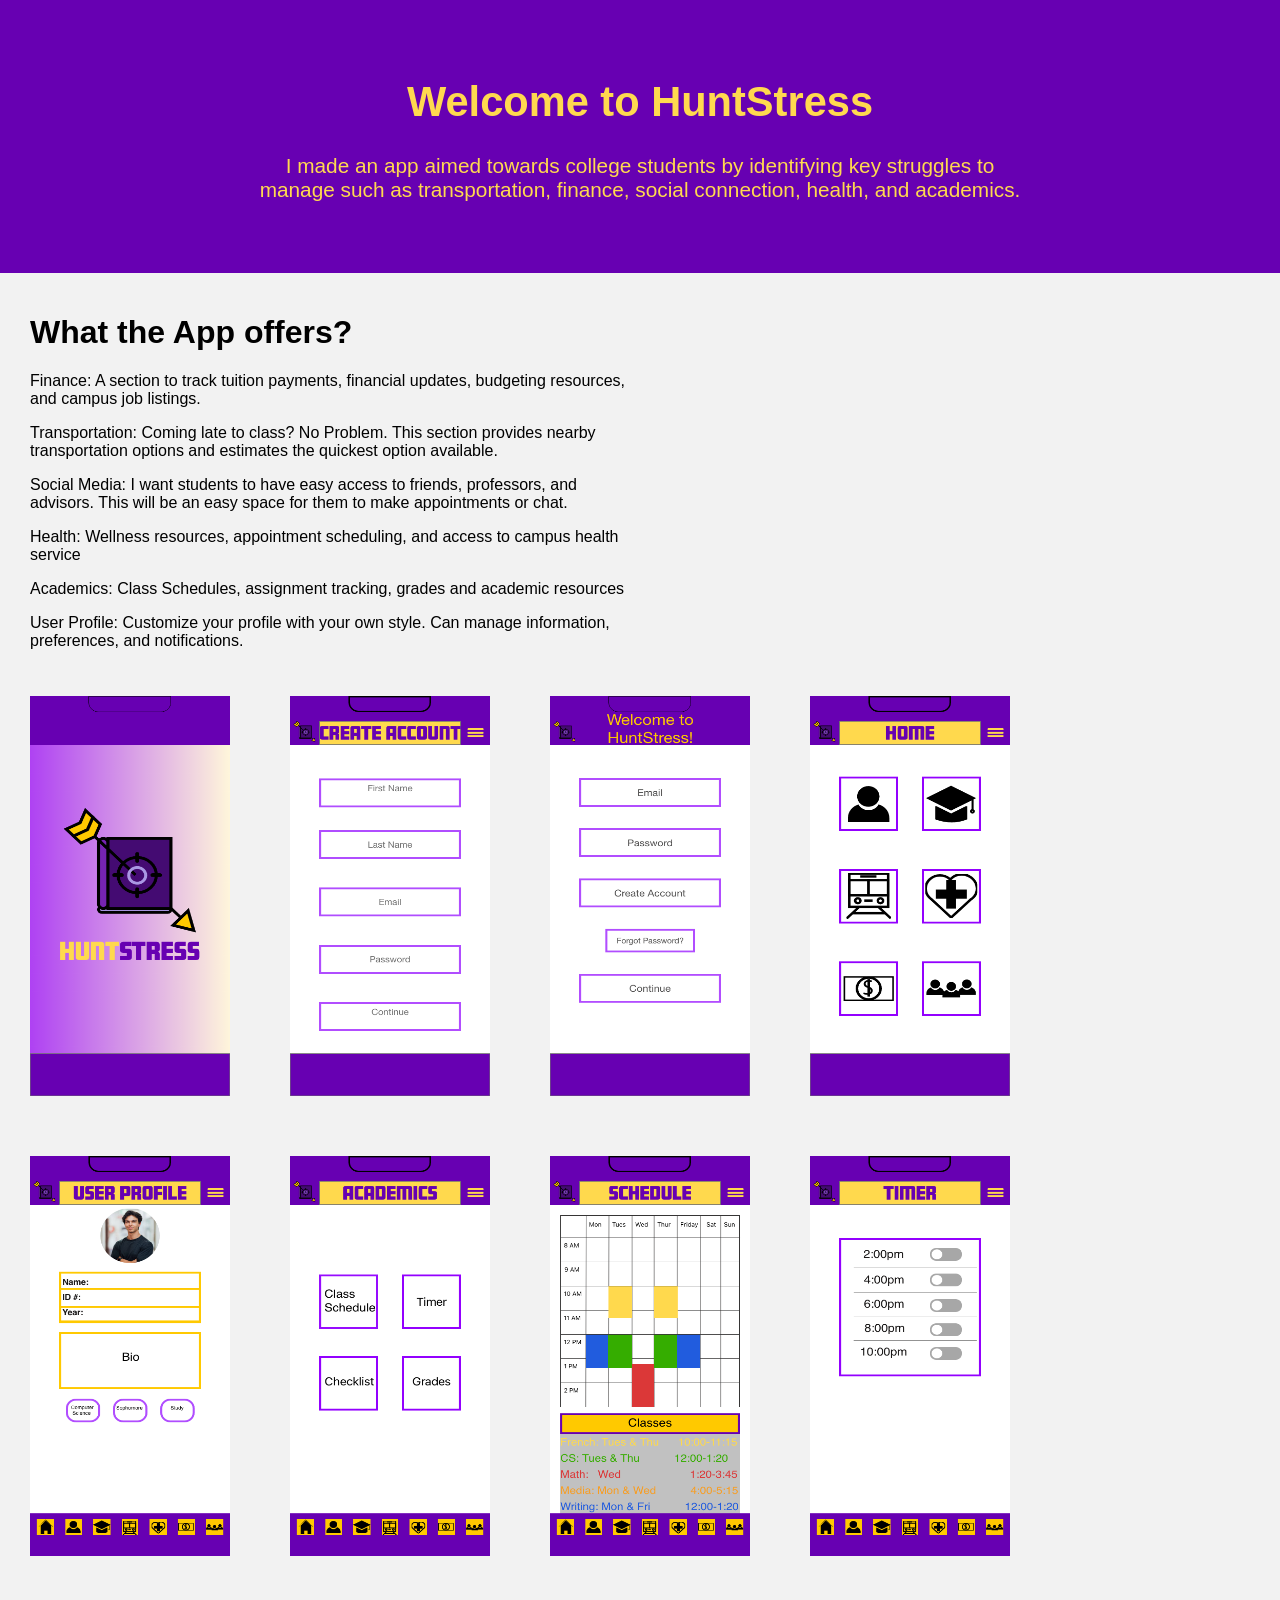
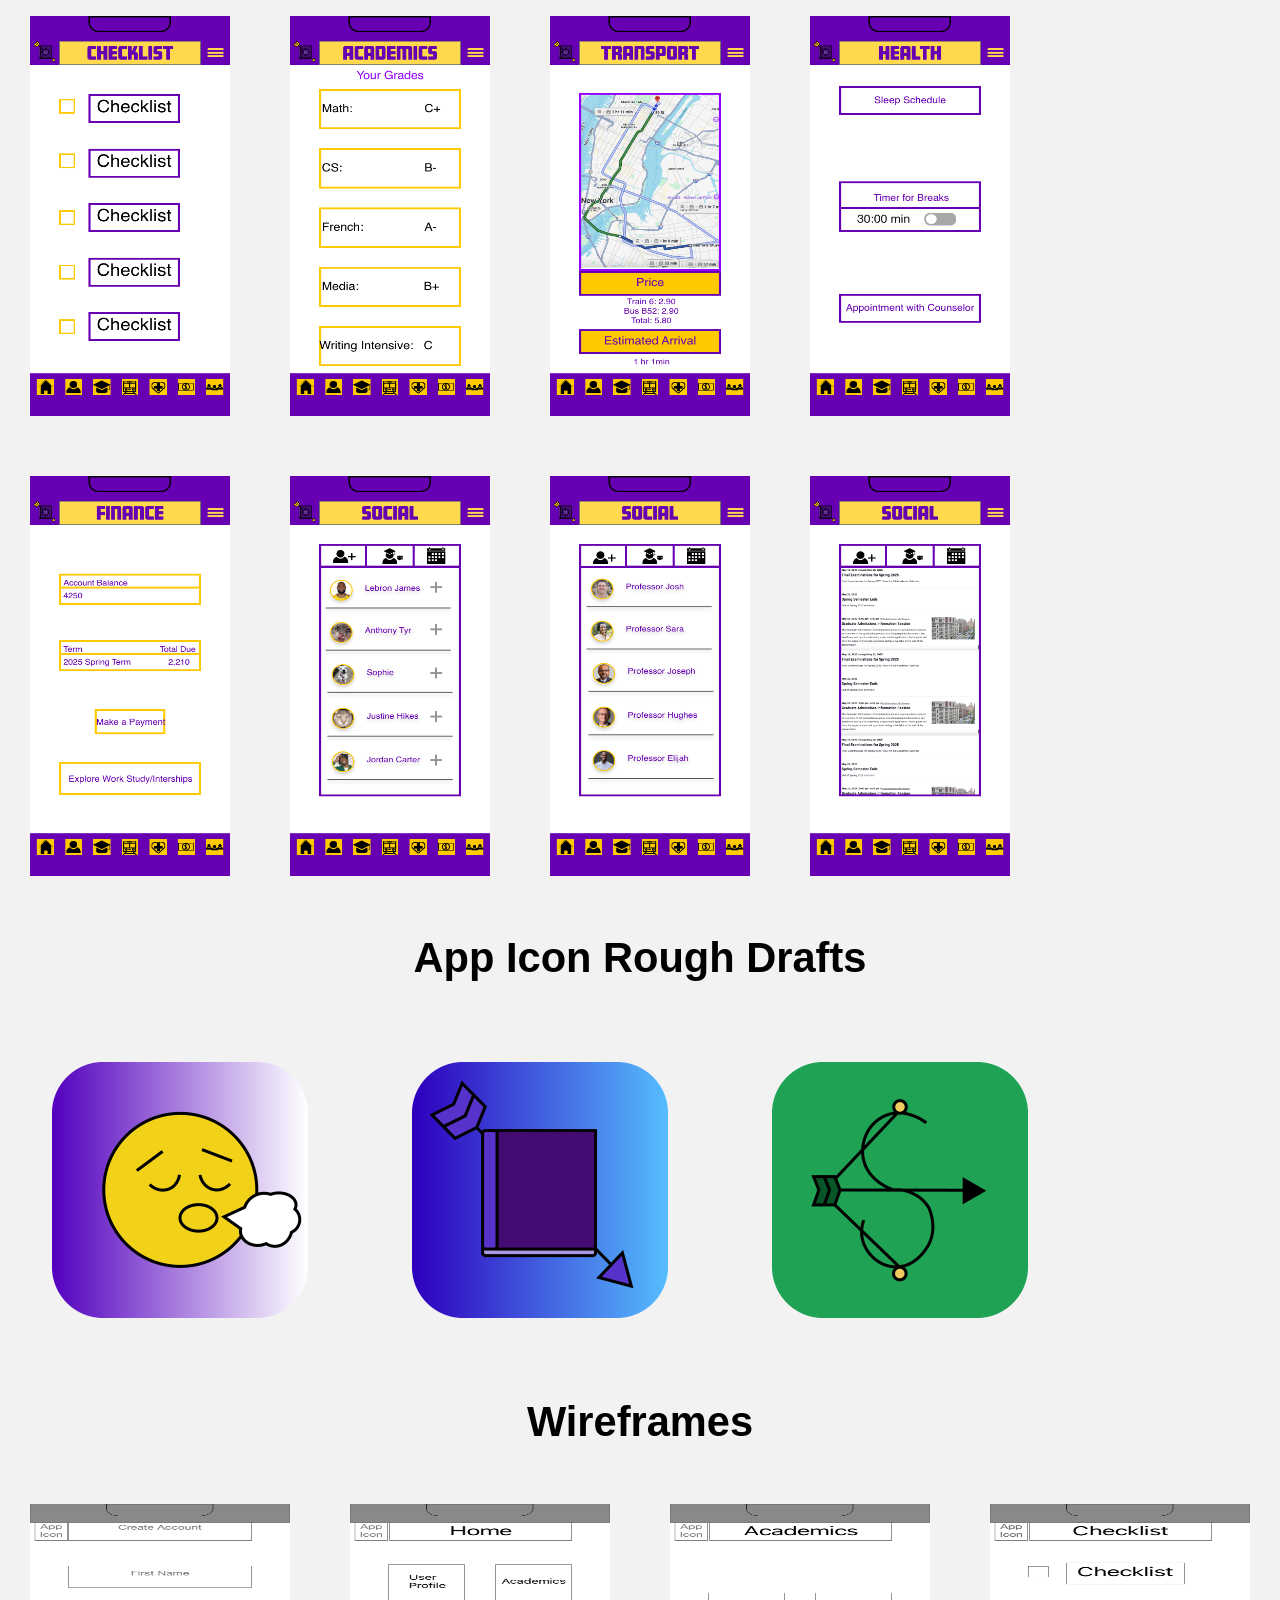
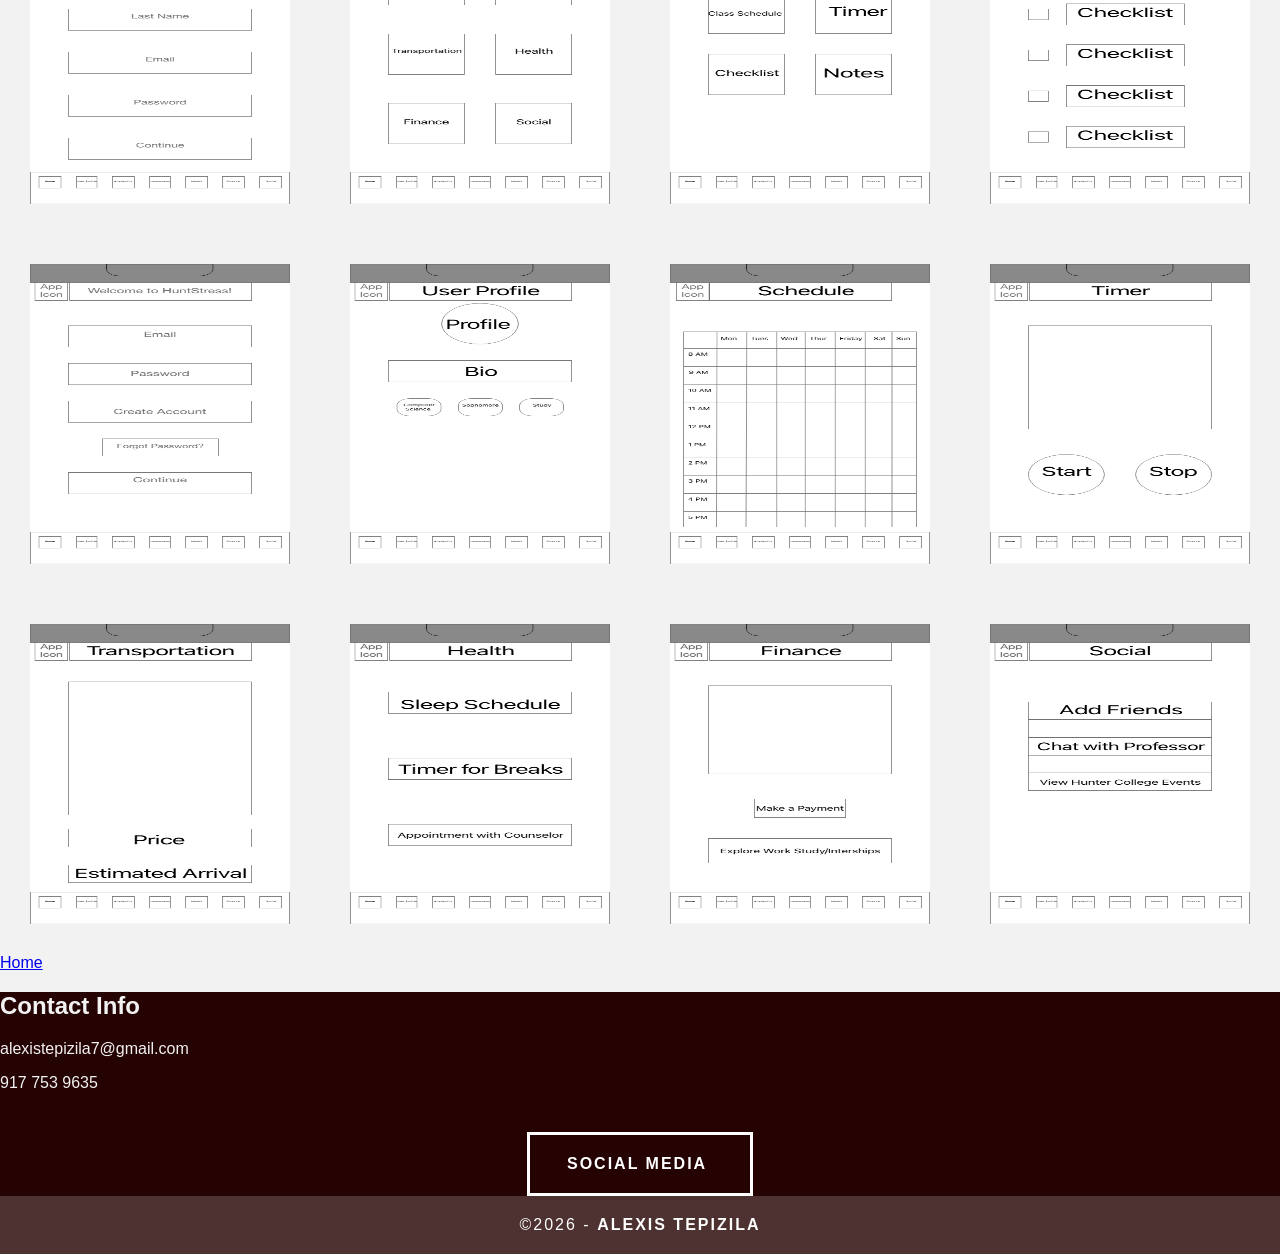
<file: app_project.html>
<!doctype html>
<html lang="en-US">
<head>
<meta charset="UTF-8">
<meta http-equiv="X-UA-Compatible" content="IE=edge">
<meta name="viewport" content="width=device-width, initial-scale=1">
<title>App Project</title>
<link rel="stylesheet" href="css/styles.css">
</head>

<body>
	<div class="welcome-app">
	<h1>Welcome to HuntStress</h1>
	<p>I made an app aimed towards college students by identifying key struggles to manage such as transportation, finance, social connection, health, and academics. </p>
	</div>
	
	<div class="about-app">
	<h1>What the App offers?</h1>
	
	<p>Finance: A section to track tuition payments, financial updates, budgeting resources, and campus job listings. </p>

	<p>Transportation: Coming late to class? No Problem. This section provides nearby transportation options and estimates the quickest option available.</p> 

	<p>Social Media: I want students to have easy access to friends, professors, and advisors. This will be an easy space for them to make appointments or chat. </p>

	<p> Health: Wellness resources, appointment scheduling, and access to campus health service </p>

	<p>Academics: Class Schedules, assignment tracking, grades and academic resources</p>

	<p>User Profile: Customize your profile with your own style. Can manage information, preferences, and notifications.</p>
	</div>
	
	<div class="firstapp-row">
	<img src="images/app/high_res/App_Icon.png" alt="opening app" height="400" width="200">
	<img src="images/app/high_res/Create_Account 3.png" alt="create account" height="400" width="200">
	<img src="images/app/high_res/Login 3.png" alt="login" height="400" width="200">
	<img src="images/app/high_res/Home 3.png" alt="home screen" height="400" width="200">
	</div>
	
	<div class="app-secondrow">
	<img src="images/app/high_res/User_Profile 3.png" alt="User Profile" height="400" width="200">
	<img src="images/app/high_res/Academics 3.png" alt="Academics Menu" height="400" width="200">
	<img src="images/app/high_res/Schedule 3.png" alt="Schedule" height="400" width="200">
	<img src="images/app/high_res/Timer 3.png" alt="Timer" height="400" width="200">
	</div>
	
	<div class="app-thirdrow">
	<img src="images/app/high_res/Checklist 3.png" alt="Checklist" height="400" width="200"> 
	<img src="images/app/high_res/Academics 3 – 1.png" alt="Grades" height="400" width="200">
	<img src="images/app/high_res/Transportation 3.png" alt="Transportation" height="400" width="200">
	<img src="images/app/high_res/Health 3.png" alt="Health" height="400" width="200">
	</div>
	
	<div class="app-fourthrow">
		<img src="images/app/high_res/Finance 3.png" alt="Finance" height="400" width="200"> 
		<img src="images/app/high_res/Social 3.png" alt="Friends List" height="400" width="200">
		<img src="images/app/high_res/Social 3 – 1.png" alt="Professor List" height="400" width="200">
		<img src="images/app/high_res/Social 3 – 2.png" alt="Events List" height="400" width="200">
	</div>
		
	<div class="forapp-icon">
	<h1>App Icon Rough Drafts</h1>
	</div>
		
	<div class="app-icons">
	<img src="images/app/App_Icon_App-Icon_01.png" alt="app 1"  width="300" height="300">
	<img src="images/app/App_Icon_App-Icon_02-02.png" alt="app 2"  width="300" height="300">
	<img src="images/app/App_Icon_App-Icon_03.png" alt="app 3" width="300" height="300">
	</div>	 
	
	<div class="text-wireframe">
	<h1>Wireframes</h1>
	</div>	
		
	<div class="wireframes">
		<img src="images/app/Create_Account 3.png" alt="Wireframe Create"  width="300" height="300">
		<img src="images/app/Home 3.png" alt="Wireframe Home"  width="300" height="300">
		<img src="images/app/Academics 3.png" alt="Wireframe Academic"  width="300" height="300">
		<img src="images/app/Checklist 3.png" alt="Wireframe Checklist"  width="300" height="300">
	</div>
	
	<div class="wireframes-secondrow">
		<img src="images/app/Login 3.png" alt="Wireframe"  width="300" height="300">
		<img src="images/app/User_Profile 3.png" alt="Wireframe Home"  width="300" height="300">
		<img src="images/app/Schedule 3.png" alt="Wireframe Schedule"  width="300" height="300">
		<img src="images/app/Timer 3.png" alt="Wireframe Timer"  width="300" height="300">
	</div>
	
	<div class="wireframes-thirdrow">
	<img src="images/app/Transportation 3.png" alt="Wireframe Transportation"  width="300" height="300">
		<img src="images/app/Health 3.png" alt="Wireframe Health"  width="300" height="300">
		<img src="images/app/Finance 3.png" alt="Wireframe Finance"  width="300" height="300">
		<img src="images/app/Social 3.png" alt="Wireframe Social"  width="300" height="300">
	</div>
	
	
	<a href="index.html"> Home</a>
		 
	<section class="footer_banner" id="contact">
    <h2 class="hidden">Contact Info </h2>
    <p class="hero_header">alexistepizila7@gmail.com </p>
	<p class="hero_header">917 753 9635</p>
    <div class="button">Social Media&nbsp;</div>
  </section>
	
	<div class="copyright">&copy;2026 - <strong>Alexis Tepizila</strong></div>	

	
</body>
</html>
</file>
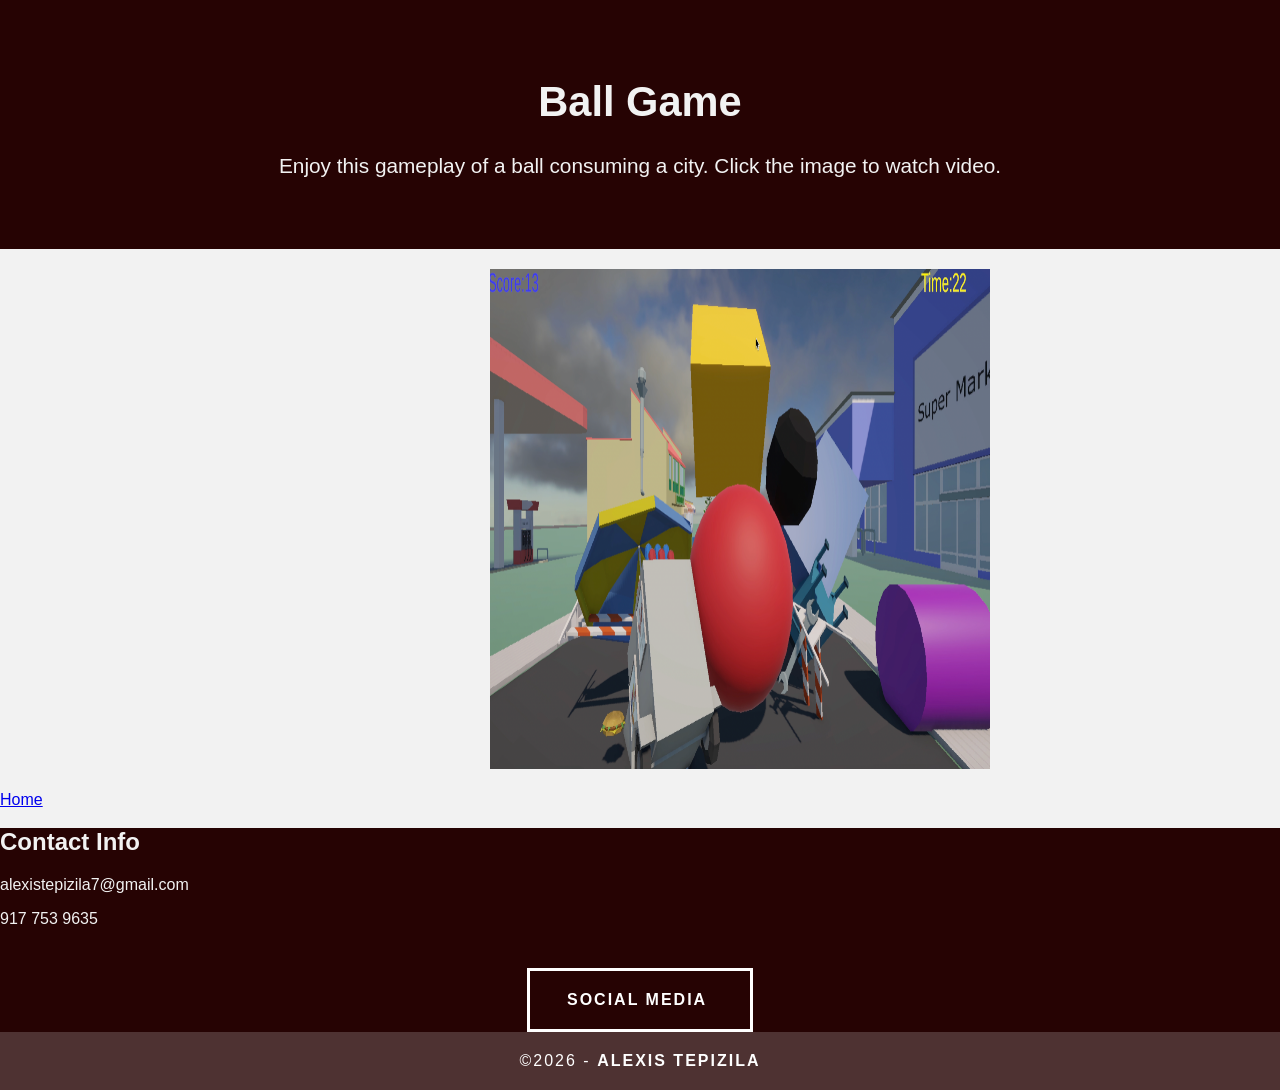
<file: ball.html>
<!doctype html>
<html lang="en-US">
<head>
<meta charset="UTF-8">
<meta http-equiv="X-UA-Compatible" content="IE=edge">
<meta name="viewport" content="width=device-width, initial-scale=1">
<title>Pictogram</title>
<link rel="stylesheet" href="css/styles.css">
</head>

<body>
	
	<div class="ball">
	<h1>Ball Game</h1>
		<p>Enjoy this gameplay of a ball consuming a city. Click the image to watch video.</p>
	</div>
		
	<div class="ball-img">
		<a href="https://youtu.be/791_ayJSKOA" target="_blank">
  <img src="/images/game/ball/redBallGame1.png" alt="Watch video on YouTube" style="width:500px;height:500px;">
		</a>
		</div>
	
	<br>
	<a href="index.html">Home</a>
	
	<section class="footer_banner" id="contact">
    <h2 class="hidden">Contact Info </h2>
    <p class="hero_header">alexistepizila7@gmail.com </p>
	<p class="hero_header">917 753 9635</p>
    <div class="button">Social Media&nbsp;</div>
  </section>
	
	<div class="copyright">&copy;2026 - <strong>Alexis Tepizila</strong></div>	
	
</body>
</html>
</file>
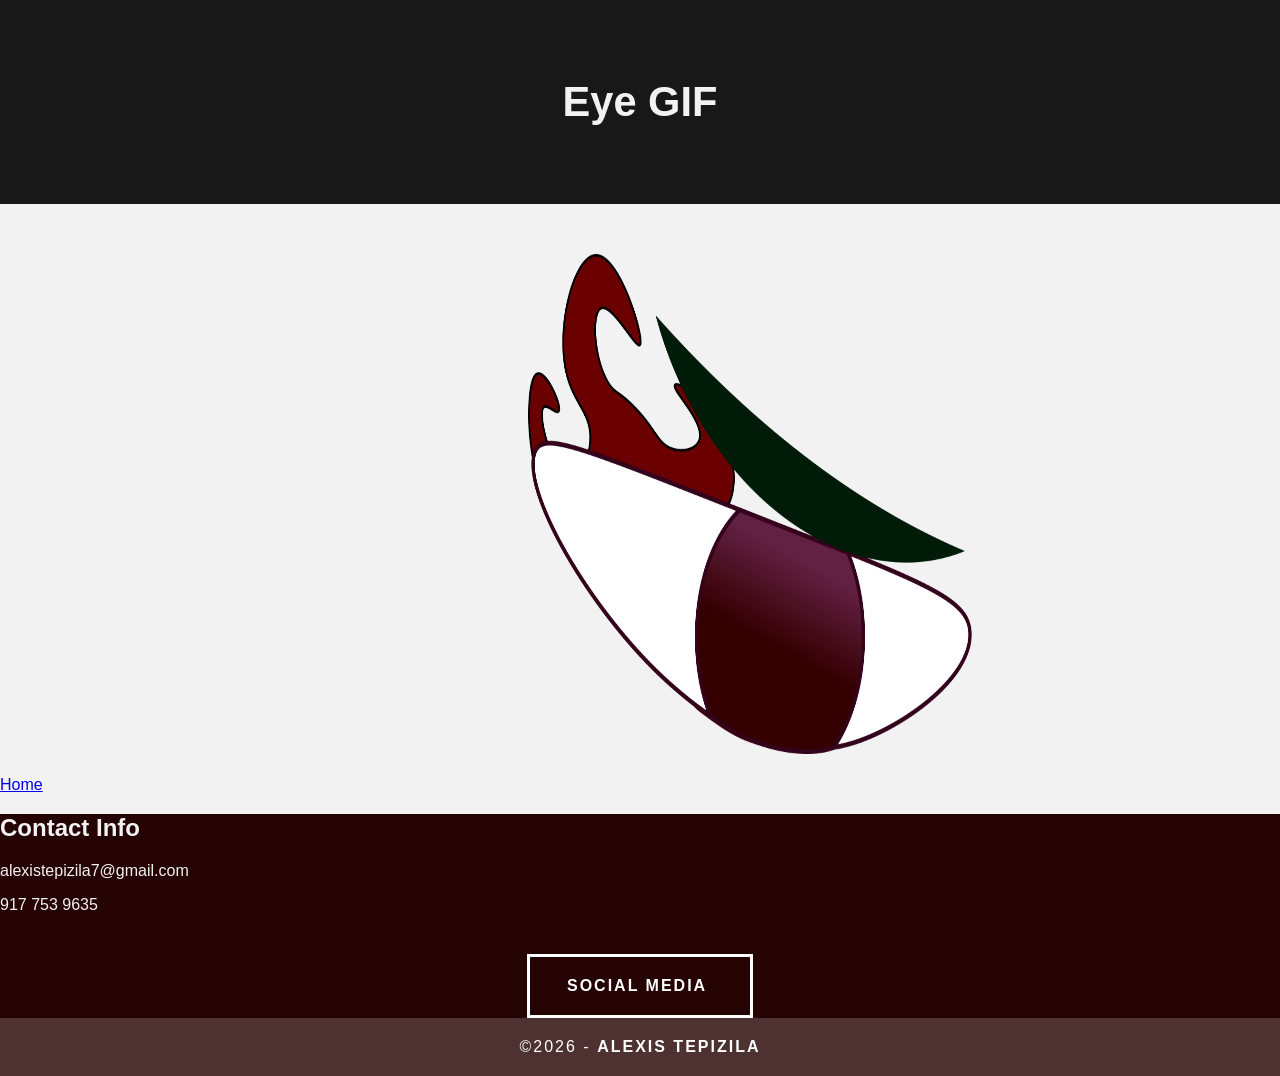
<file: eye.html>
<!doctype html>
<html lang="en-US">
<head>
<meta charset="UTF-8">
<meta http-equiv="X-UA-Compatible" content="IE=edge">
<meta name="viewport" content="width=device-width, initial-scale=1">
<title>Pictogram</title>
<link rel="stylesheet" href="css/styles.css">
</head>

<body>
	<div class="eye-background">
	<h1>Eye GIF</h1>
	</div>
	
	<div class="eye-center">
	<img src="images/illustrator/Eye_GIF copy.gif" alt="eye GIF" height="500" width="500">
	</div>
	
	<br>
	<a href="index.html">Home</a>
	
	<section class="footer_banner" id="contact">
    <h2 class="hidden">Contact Info </h2>
    <p class="hero_header">alexistepizila7@gmail.com </p>
	<p class="hero_header">917 753 9635</p>
    <div class="button">Social Media&nbsp;</div>
  </section>
	
	<div class="copyright">&copy;2026 - <strong>Alexis Tepizila</strong></div>	
</body>
</html>
</file>
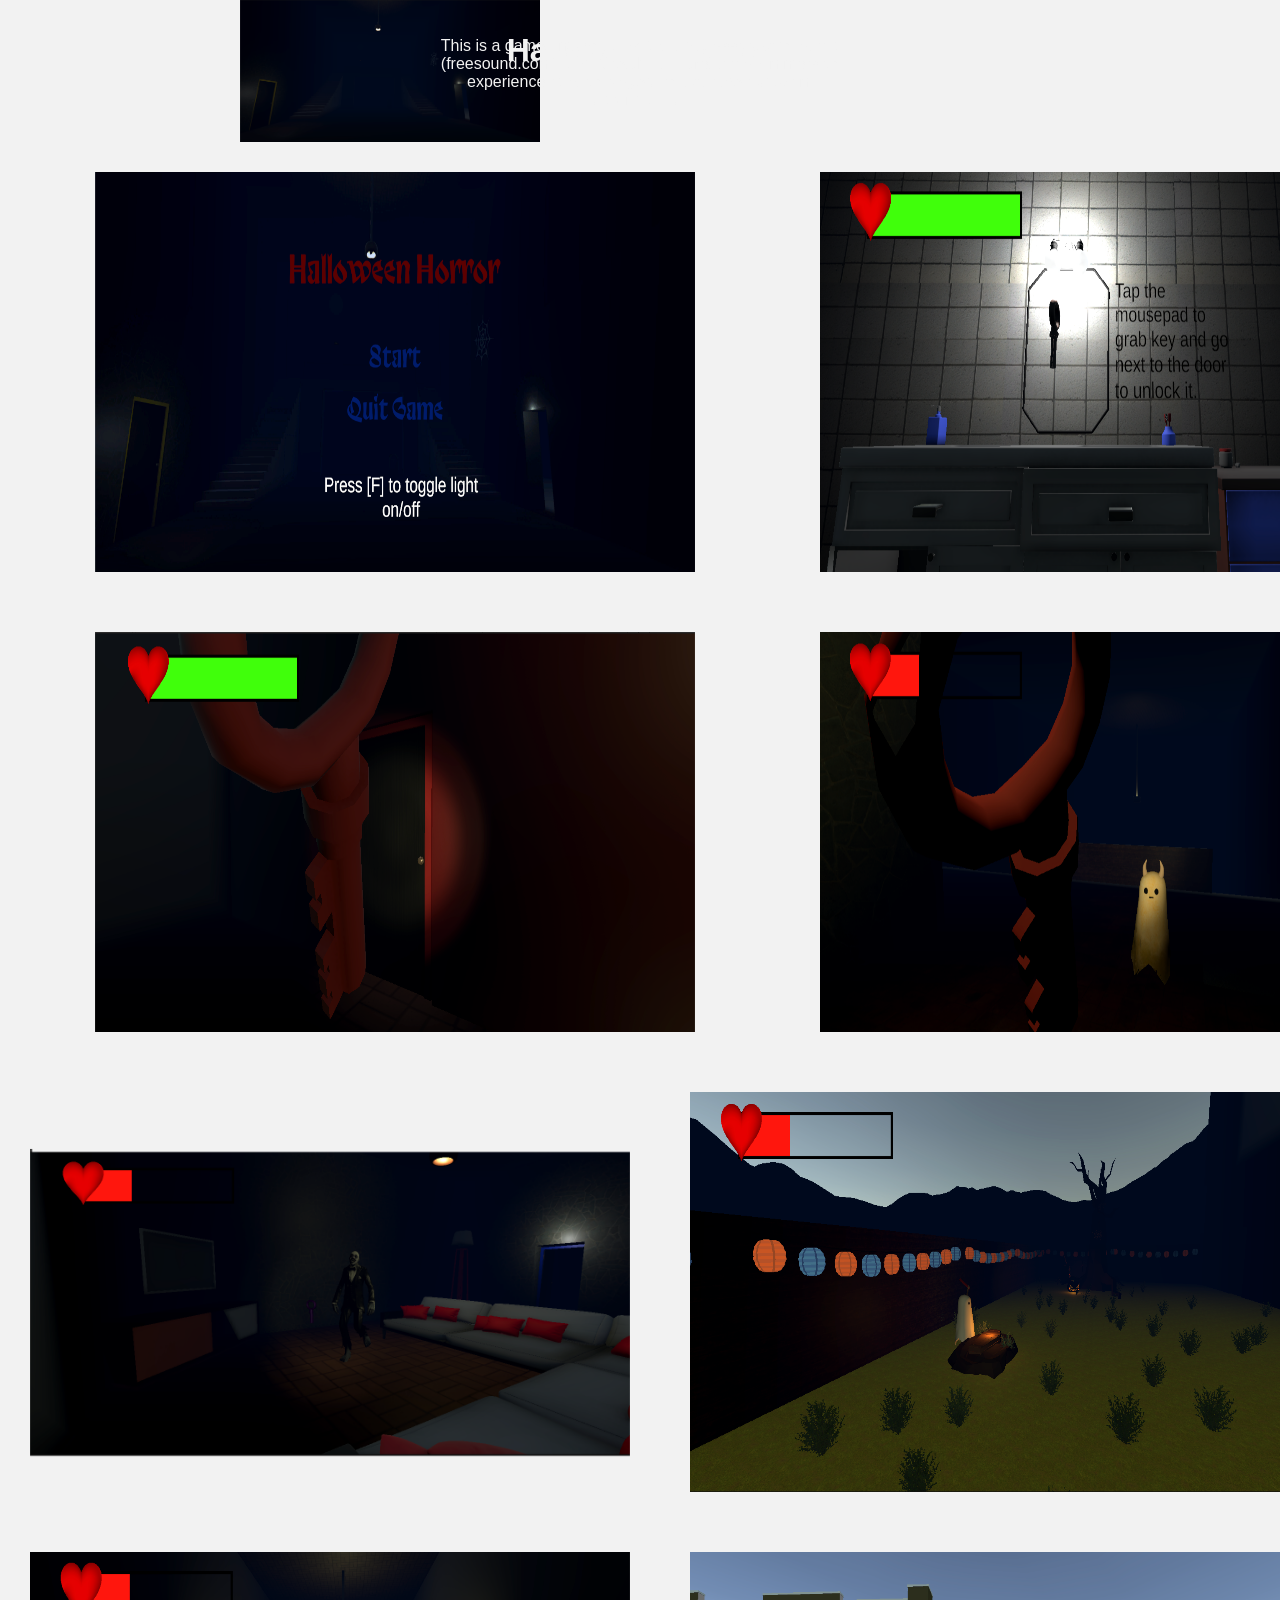
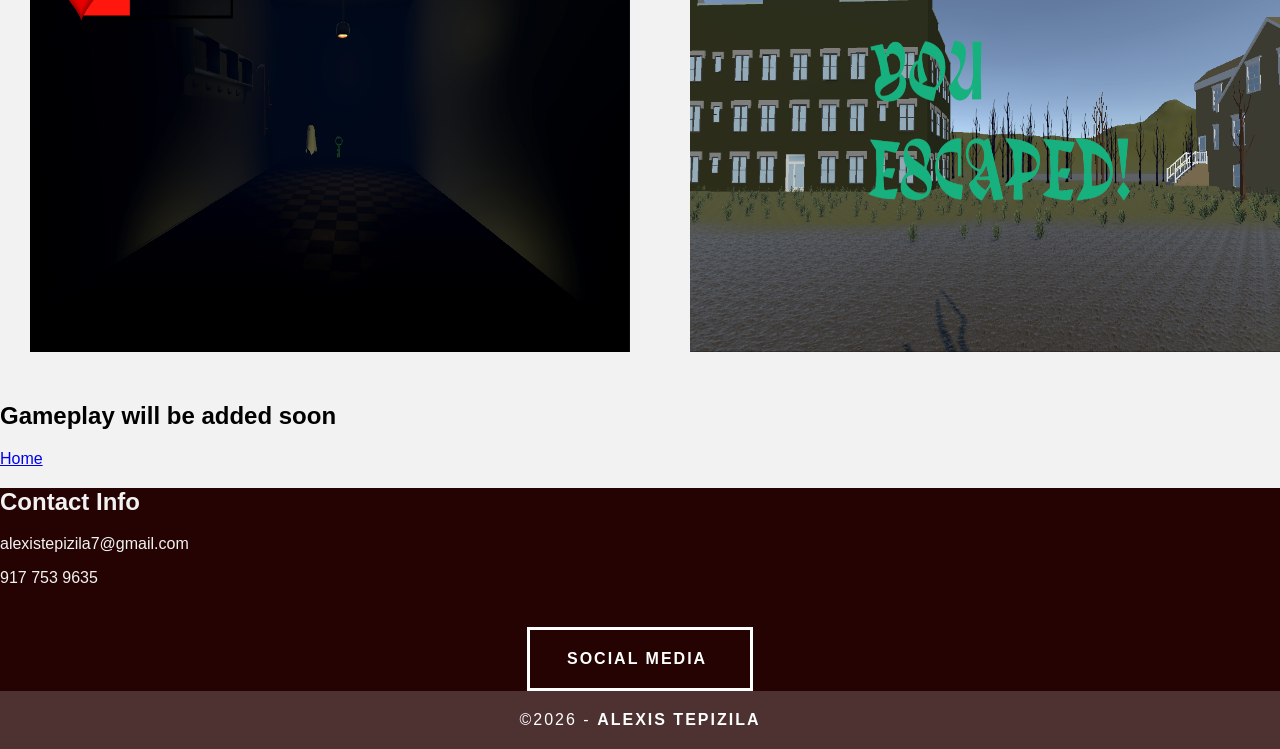
<file: horror_game.html>
<!doctype html>
<html lang="en-US">
<head>
<meta charset="UTF-8">
<meta http-equiv="X-UA-Compatible" content="IE=edge">
<meta name="viewport" content="width=device-width, initial-scale=1">
<title>App Project</title>
<link rel="stylesheet" href="css/styles.css">
</head>

<body>
<div class="container">
	<img src="images/game/BackgroundMenu.png" alt="" height="350" width="1440">
  <h1 class="centered">Halloween Horror</h1>
  <p class="para">This is a game I made using C#, unity asset store, audio (freesound.com), and Sketchfab. I created an immersive experience to have players test out their problem solving skills. </p>
  </div>
	
		<div class="first-row">
		<img src="images/game/title_screen.png" alt="" height="400" width="600">
		<img src="images/game/firstkey.png" alt="" height="400" width="600">
	</div> 
	
	<div class="second-row">
			<img src="images/game/redroom.png" alt="" height="400" width="600">
		<img src="images/game/ghost.png" alt="" height="400" width="600">

	</div>
	
	<div class="third-row">
		<img src="images/game/halloween_horror.png" alt="" height="400" width="600">
		<img src="images/game/backyard.png" alt="" height="400" width="600">
	</div>
		
	<div class="fourth-row">
		<img src="images/game/closet.png" alt="" height="400" width="600">
		<img src="images/game/escape.png" alt="" height="400" width="600">
	</div>
	
	<h2>Gameplay will be added soon</h2>	
		<a href="index.html">Home</a>
	
	<section class="footer_banner" id="contact">
    <h2 class="hidden">Contact Info </h2>
    <p class="hero_header">alexistepizila7@gmail.com </p>
	<p class="hero_header">917 753 9635</p>
    <div class="button">Social Media&nbsp;</div>
  </section>
	
	<div class="copyright">&copy;2026 - <strong>Alexis Tepizila</strong></div>	
	
</body>
</html>
</file>
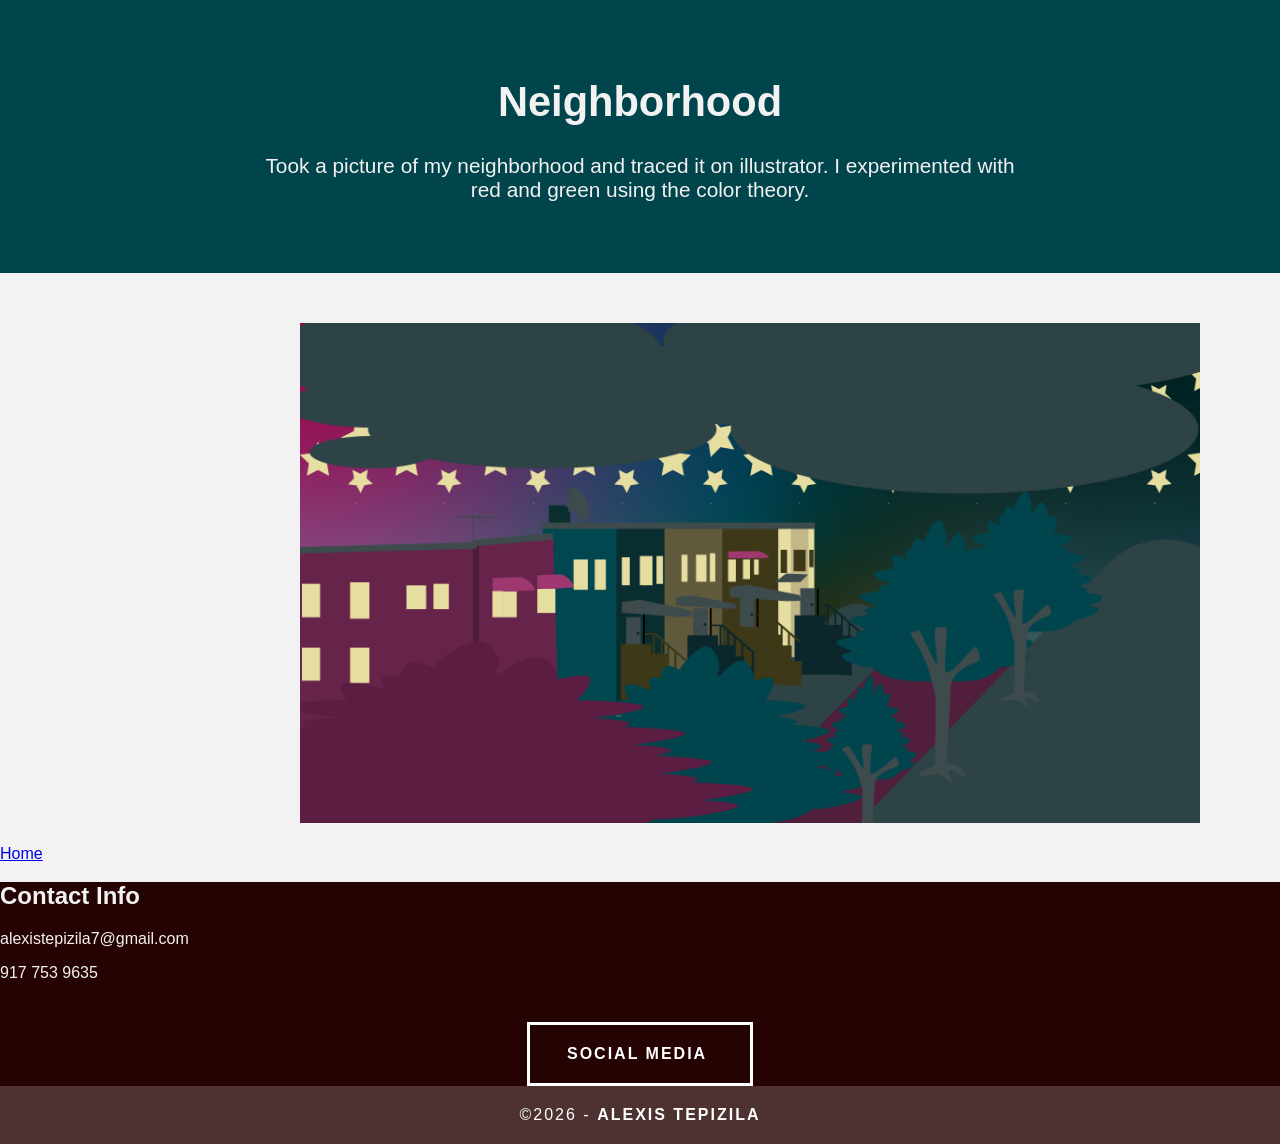
<file: neighborhood.html>
<!doctype html>
<html lang="en-US">
<head>
<meta charset="UTF-8">
<meta http-equiv="X-UA-Compatible" content="IE=edge">
<meta name="viewport" content="width=device-width, initial-scale=1">
<title>Neighborhood</title>
<link rel="stylesheet" href="css/styles.css">
</head>

<body>
	<div class="neighborhood-main">
	<h1>Neighborhood</h1>
		<p>Took a picture of my neighborhood and traced it on illustrator. I experimented with red and green using the color theory. </p>
	</div>
	
	<div class = "neigh-cent">
	<img src="images/illustrator/Neighborhood.png" alt="neighborhood illustrator" width="900" height="500">
	</div>
		
	<br>
	<a href="index.html">Home</a>
	
	<section class="footer_banner" id="contact">
    <h2 class="hidden">Contact Info </h2>
    <p class="hero_header">alexistepizila7@gmail.com </p>
	<p class="hero_header">917 753 9635</p>
    <div class="button">Social Media&nbsp;</div>
  </section>
	
	<div class="copyright">&copy;2026 - <strong>Alexis Tepizila</strong></div>	
</body>
</html>
</file>
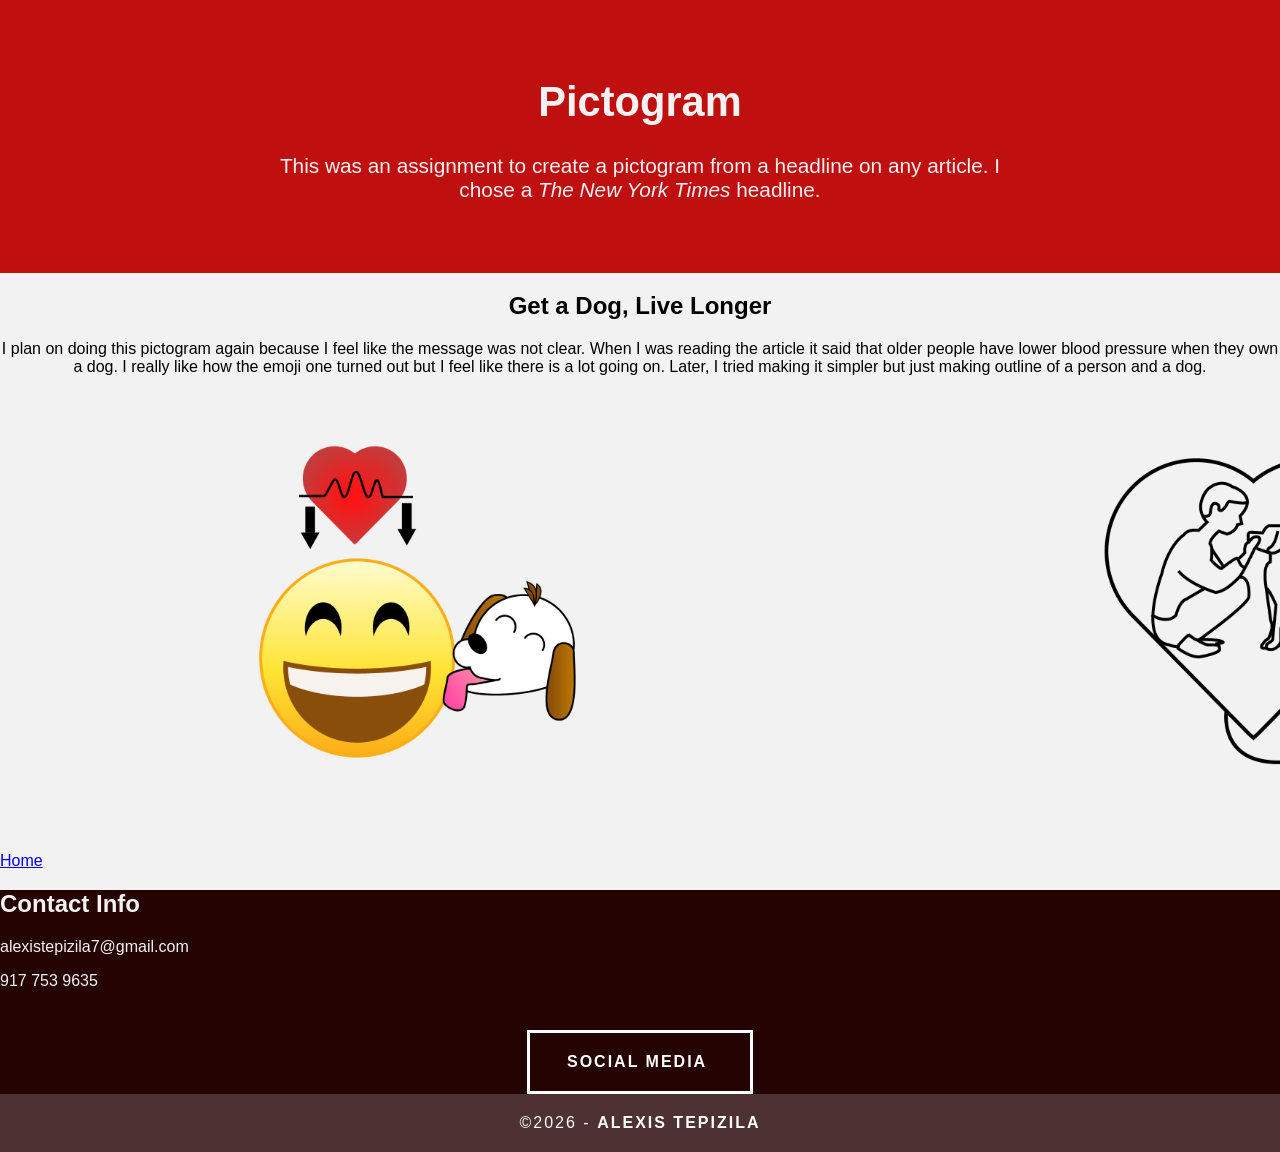
<file: pictogram.html>
<!doctype html>
<html lang="en-US">
<head>
<meta charset="UTF-8">
<meta http-equiv="X-UA-Compatible" content="IE=edge">
<meta name="viewport" content="width=device-width, initial-scale=1">
<title>Pictogram</title>
<link rel="stylesheet" href="css/styles.css">
</head>

<body>
	<div class="picto">
	<h1>Pictogram</h1>
	<p>This was an assignment to create a pictogram from a headline on any article. I chose a <i>The New York Times </i> headline.</p>
	</div>
	
<div class="headline">
	
	<h2>Get a Dog, Live Longer</h2>
	<p>I plan on doing this pictogram again because I feel like the message was not clear. When I was reading the article it said that older people have lower blood pressure when they own a dog. I really like how the emoji one turned out but I feel like there is a lot going on. Later, I tried making it simpler but just making outline of a person and a dog. </p>
	</div>
	
	<div class="first-row">
		<img src="images/pictogram/human_livelonger.png" alt="draft pictogram" height="400" width="700">
		<img src="images/pictogram/livelong.png" alt="draft pictogram" height="400" width="700">
		</div>

	<a href="index.html">Home</a>
	
	<section class="footer_banner" id="contact">
    <h2 class="hidden">Contact Info </h2>
    <p class="hero_header">alexistepizila7@gmail.com </p>
	<p class="hero_header">917 753 9635</p>
    <div class="button">Social Media&nbsp;</div>
  </section>
	
	<div class="copyright">&copy;2026 - <strong>Alexis Tepizila</strong></div>	
</body>
</html>
</file>
<file: css/styles.css>
@charset "UTF-8";
/* Body */
body {
	margin:0;
	padding:0;
	font-family: Arial, Helvetica, sans-serif;
	background-color: #F2F2F2;
	 }

.navbar ul{
	list-style: none;
	background: #BF0F0F;
	padding:0px;
	margin: 0px;
	text-align:right;
}
.navbar li{
	display: inline-block;
		
}

.navbar a{
	text-decoration: none;
	color: black;
	width: 120px;
	display:block;
	padding:25px 20px;
	text-transform: uppercase;
	font-weight: bold;
	font-family: arial;
	text-align: center;
}

.navbar a:hover{
	background: #260303;
	color: #BF0F0F;
	
	
}

.first-row{
	display:flex
}
.first-row img{
  margin: 10px;
	margin-left: 75px;
  padding: 20px;
}
.first-row a:hover{
	background: rgba(242, 242, 242,0.3);
}

.second-row{
	display:flex
}
.second-row img{
  margin: 10px;
	margin-left: 75px;
  padding: 20px;
}

.third-row{
	display:flex
}
.third-row img{
  margin: 10px;
	margin-left: 75px;
  padding: 20px;
}
.third-row a:hover{
	background: rgba(242, 242, 242,0.3);
}

.hidden{
	color:#F2F2F2;
}
.hero_header{
	color: #F2F2F2;
}

.footer_banner{
	background-color: rgba(38, 3, 3); 
}
.button {
	width: 200px;
	margin-top: 40px;
	margin-right: auto;
	margin-bottom: auto;
	margin-left: auto;
	padding-top: 20px;
	padding-right: 10px;
	padding-bottom: 20px;
	padding-left: 10px;
	text-align: center;
	vertical-align: middle;
	border-radius: 0px;
	text-transform: uppercase;
	font-weight: bold;
	letter-spacing: 2px;
	border: 3px solid #FFFFFF;
	color: #FFFFFF;
	transition: all 0.3s linear;
}
.button:hover {
	background-color: #FEFEFE;
	color: #590404;
	cursor: pointer;
}

.copyright {
	text-align: center;
	padding-top: 20px;
	padding-bottom: 20px;
	color: #FFFFFF;
	text-transform: uppercase;
	font-weight: lighter;
	letter-spacing: 2px;
	border-top-width: 2px;
	background-color: rgba(38, 3, 3,0.8)
}

/*About Section*/
.container {
            display: flex;       /* Aligns children side-by-side */
            align-items: center; /* Centers items vertically */
            gap: 20px;           /* Adds space between image and text */
            max-width: 800px;    /* Optional: Limits layout width */
            margin: 0 auto;      /* Optional: Centers container on page */
        }

        .container img {
            width: 300px;        /* Adjust size as needed */
            height: auto;        /* Maintains aspect ratio */
        }

        .text-content {
            flex: 1;             /* Takes up remaining available space */
			color:#260303;
        }


.welcome-app{
	text-align: center;
	padding-top:50px;
	padding-left:250px;
	padding-right: 250px;
	padding-bottom: 50px;
	background: #6700B2;
	color: #FFD94F;
	font-size: 1.3em;
	}

.about-app{
	margin-right: 600px;
	padding-top: 20px;
	padding-right: 50px;
	padding-left: 30px;
}

.firstapp-row {
	display: flex;
}

.firstapp-row img{
	 margin: 10px;
 	 padding: 20px;
}

.app-secondrow{
	display: flex;
}

.app-secondrow img{
	margin: 10px;
 	padding: 20px;
}

.app-thirdrow{
	display: flex;
}

.app-thirdrow{
	display: flex;
}
.app-thirdrow img{
	margin: 10px;
 	padding: 20px;
}

.app-fourthrow{
	display: flex;
}
.app-fourthrow img{
	margin: 10px;
 	padding: 20px;
}

.forapp-icon{
	text-align: center;
	font-size: 1.3em;
}

.app-icons{
	display:flex;
}
.app-icons img{
	margin: 10px;
 	padding: 20px;
}

.text-wireframe{
	text-align: center;
	font-size: 1.3em;
}

.wireframes{
	display:flex;
}
.wireframes img{
	margin: 10px;
 	padding: 20px;
}

.wireframes-secondrow{
	display:flex;
}
.wireframes-secondrow img{
	margin: 10px;
 	padding: 20px;
}

.wireframes-thirdrow{
	display:flex;
}
.wireframes-thirdrow img{
	margin: 10px;
 	padding: 20px;
}

.container{
	position: relative;
	text-align: center;
	color: #F2F2F2;
}
.centered{
	position: absolute;
  top: 20%;
  left: 50%;
  transform: translate(-50%, -50%);
}

.para{
	position: absolute;
  top: 40%;
  left: 50%;
  transform: translate(-50%, -50%);
}

.third-row{
	display:flex
}
.third-row img{
  margin: 10px;
  padding: 20px;
}

.fourth-row{
	display:flex
}
.fourth-row img{
  margin: 10px;
  padding: 20px;
}

.picto{
	text-align: center;
	padding-top:50px;
	padding-left:250px;
	padding-right: 250px;
	padding-bottom: 50px;
	background: #BF0F0F;
	color: #F2F2F2;
	font-size: 1.3em;
}

.headline{
	text-align: center
}

.ball{
	text-align: center;
	padding-top:50px;
	padding-left:250px;
	padding-right: 250px;
	padding-bottom: 50px;
	background: #260303;
	color: #F2F2F2;
	font-size: 1.3em;
}

.ball-img {
	margin-top: 20px;
	padding-left: 200px;
}

.eye-background{
	text-align: center;
	padding-top:50px;
	padding-left:250px;
	padding-right: 250px;
	padding-bottom: 50px;
	background: rgba(0, 0, 0, 0.9);
	color: #F2F2F2;
	font-size: 1.3em;
}

.eye-center{
	margin-top: 50px;
	margin-left: 500px;
}

.neighborhood-main{
	text-align: center;
	padding-top:50px;
	padding-left:250px;
	padding-right: 250px;
	padding-bottom: 50px;
	background: #00444C;
	color: #F2F2F2;
	font-size: 1.3em;
}

.neigh-cent{
	margin-left: 300px;
	margin-top: 50px;
}

.ball-img{
	text-align: center;
}

.info-main{
	text-align: center;
	padding-top:50px;
	padding-left:250px;
	padding-right: 250px;
	padding-bottom: 50px;
	background: #00444C;
	color: #F2F2F2;
	font-size: 1.3em;
}
.info-cent{
	margin-left: 300px;
	margin-top: 50px;
}
</file>
